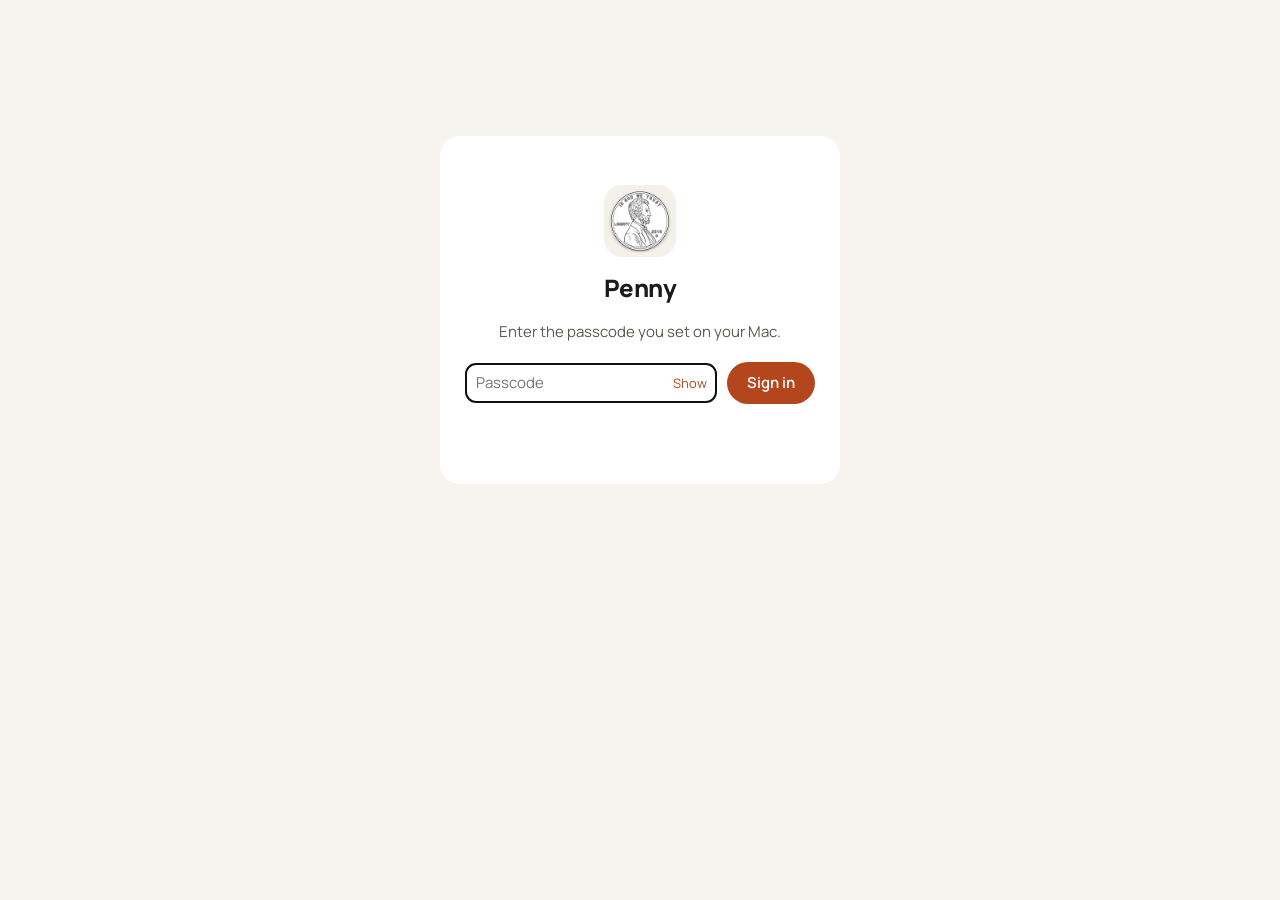
<file: static/login.html>
<!doctype html>
<html lang="en">
<head>
  <meta charset="utf-8">
  <meta name="viewport" content="width=device-width, initial-scale=1, viewport-fit=cover">
  <title>Penny</title>
  <link rel="stylesheet" href="/static/style.css">
  <link rel="manifest" href="/manifest.webmanifest">
  <link rel="apple-touch-icon" href="/static/icons/apple-touch-icon.png">
  <meta name="apple-mobile-web-app-capable" content="yes">
  <meta name="apple-mobile-web-app-title" content="Penny">
</head>
<body>
  <main>
    <div class="card welcome login">
      <img src="/static/icons/apple-touch-icon.png" alt="" width="72" height="72" class="login-icon">
      <h1>Penny</h1>
      <p>Enter the passcode you set on your Mac.</p>
      <form id="login-form" class="row">
        <span class="pass-field">
          <input id="passcode" type="password" autocomplete="current-password" placeholder="Passcode" required autofocus>
          <button class="link-btn" type="button" data-show-pass="passcode" aria-pressed="false">Show</button>
        </span>
        <button class="btn" type="submit">Sign in</button>
      </form>
      <p id="login-msg" class="msg"></p>
    </div>
  </main>
  <script src="/static/login.js"></script>
</body>
</html>
</file>
<file: static/style.css>
/* Manrope (SIL Open Font License, see vendor/manrope-LICENSE.txt), bundled so nothing loads from the internet */
@font-face {
  font-family: "Manrope"; font-style: normal; font-display: swap; font-weight: 200 800;
  src: url("/static/vendor/manrope.woff2") format("woff2");
}

/* Warm paper: off-white page, white cards, near-black ink, one clay accent.
   Text colors are checked for 4.5:1 contrast on both the page and the cards. */
:root {
  color-scheme: light;
  --page: #f6f4ef;
  --surface: #ffffff;
  --surface-2: #ebe7de;  /* pill tracks, date chips */
  --text: #1c1b19;
  --text-2: #5c5950;
  --muted: #6b6860;
  --grid: #ebe7de;
  --axis: #d9d4c8;
  --border: rgba(28, 27, 25, 0.08);
  --accent: #b4461e;
  --accent-soft: #f8e4da;
  --on-accent: #ffffff;
  --good: #2f7d4f;
  --critical: #c23b32;
  --warning-bg: #fff3d6;
  --warning-ink: #7a5200;
  --feature: #1c1b19;  /* the one dark card that asks for attention */
  --feature-ink: #f6f4ef;
  --feature-muted: #bdb8ad;
  --radius: 20px;
  --chevron: url("data:image/svg+xml,%3Csvg xmlns='http://www.w3.org/2000/svg' viewBox='0 0 12 8'%3E%3Cpath d='M1.5 1.5 6 6l4.5-4.5' fill='none' stroke='%235c5950' stroke-width='1.8' stroke-linecap='round' stroke-linejoin='round'/%3E%3C/svg%3E");  /* dropdown arrow, in --text-2 */
  /* Category colors (colorblind-checked order; see CATEGORY_SLOTS in app.js) */
  --series-1: #2a78d6; --series-2: #eb6834; --series-3: #1baf7a; --series-4: #eda100;
  --series-5: #e87ba4; --series-6: #008300; --series-7: #6250d6; --series-8: #e34948;
  --series-9: #5aa8e8; --series-10: #8c8a00; --series-11: #0f8fa8; --series-12: #b8862b;
  --series-13: #c35bd0; --series-14: #4d7a2a; --series-15: #3d55b8; --series-16: #9e3d55;
  --series-17: #6f38b8; --series-18: #b5472a; --series-19: #a33d8f; --series-20: #6f8f1f;
  --series-other: #a3a29b;
  --income: var(--series-3);
  --spending: var(--series-1);
  font-family: "Manrope", system-ui, -apple-system, "Segoe UI", sans-serif;
}
@media (prefers-color-scheme: dark) {
  :root:not([data-theme="light"]) {
    color-scheme: dark;
    --page: #12110f;
    --surface: #1d1c19;
    --surface-2: #262420;
    --text: #f3f0e8;
    --text-2: #c9c4b8;
    --muted: #9a958a;
    --grid: #2c2a26;
    --axis: #3a3833;
    --border: rgba(255, 255, 255, 0.08);
    --accent: #ef8c64;
    --accent-soft: #4a2a1c;
    --on-accent: #1c1b19;
    --good: #4cb37a;
    --critical: #ef7a6e;
    --warning-bg: #3a2c08;
    --warning-ink: #fab219;
    --feature: #2a2824;
    --feature-ink: #f3f0e8;
    --feature-muted: #bdb8ad;
    --chevron: url("data:image/svg+xml,%3Csvg xmlns='http://www.w3.org/2000/svg' viewBox='0 0 12 8'%3E%3Cpath d='M1.5 1.5 6 6l4.5-4.5' fill='none' stroke='%23c9c4b8' stroke-width='1.8' stroke-linecap='round' stroke-linejoin='round'/%3E%3C/svg%3E");
    --series-1: #3987e5; --series-2: #d95926; --series-3: #199e70; --series-4: #c98500;
    --series-5: #d55181; --series-6: #008300; --series-7: #9085e9; --series-8: #e66767;
    --series-9: #4a9ae0; --series-10: #9a9800; --series-11: #1a9fb8; --series-12: #b8862b;
    --series-13: #b866c4; --series-14: #5f8f36; --series-15: #6a7fe0; --series-16: #c25a72;
    --series-17: #8a58d0; --series-18: #c9583a; --series-19: #c05aac; --series-20: #7f9f2f;
    --series-other: #6b6a65;
  }
}
:root[data-theme="dark"] {
  color-scheme: dark;
  --page: #12110f;
  --surface: #1d1c19;
  --surface-2: #262420;
  --text: #f3f0e8;
  --text-2: #c9c4b8;
  --muted: #9a958a;
  --grid: #2c2a26;
  --axis: #3a3833;
  --border: rgba(255, 255, 255, 0.08);
  --accent: #ef8c64;
  --accent-soft: #4a2a1c;
  --on-accent: #1c1b19;
  --good: #4cb37a;
  --critical: #ef7a6e;
  --warning-bg: #3a2c08;
  --warning-ink: #fab219;
  --feature: #2a2824;
  --feature-ink: #f3f0e8;
  --feature-muted: #bdb8ad;
  --chevron: url("data:image/svg+xml,%3Csvg xmlns='http://www.w3.org/2000/svg' viewBox='0 0 12 8'%3E%3Cpath d='M1.5 1.5 6 6l4.5-4.5' fill='none' stroke='%23c9c4b8' stroke-width='1.8' stroke-linecap='round' stroke-linejoin='round'/%3E%3C/svg%3E");
  --series-1: #3987e5; --series-2: #d95926; --series-3: #199e70; --series-4: #c98500;
  --series-5: #d55181; --series-6: #008300; --series-7: #9085e9; --series-8: #e66767;
  --series-9: #4a9ae0; --series-10: #9a9800; --series-11: #1a9fb8; --series-12: #b8862b;
  --series-13: #b866c4; --series-14: #5f8f36; --series-15: #6a7fe0; --series-16: #c25a72;
  --series-17: #8a58d0; --series-18: #c9583a; --series-19: #c05aac; --series-20: #7f9f2f;
  --series-other: #6b6a65;
}

* { box-sizing: border-box; }
body { margin: 0; background: var(--page); color: var(--text); font-size: 15px; line-height: 1.45; }
h1, h2 { margin: 0; font-weight: 700; letter-spacing: -0.01em; }
h1 { font-size: 24px; font-weight: 800; letter-spacing: -0.02em; }
h2 { font-size: 18px; }
a { color: var(--accent); }
.muted { color: var(--muted); font-size: 13px; }
[hidden] { display: none !important; }
/* Links that jump to a spot on the page stop below the sticky top bar, not under it. */
[id] { scroll-margin-top: 88px; }

/* Top bar */
.topbar {
  position: sticky; top: 0; z-index: 5;
  display: flex; align-items: center; gap: 24px;
  padding: 14px 32px; background: var(--page); border-bottom: 1px solid var(--border);
}
.brand { display: flex; align-items: center; gap: 10px; font-weight: 800; font-size: 18px; letter-spacing: -0.02em; }
.brand-mark {
  width: 32px; height: 32px; border-radius: 50%; display: grid; place-items: center;
  background: var(--accent); color: var(--on-accent); font-size: 16px; font-weight: 800;
}
nav { display: flex; gap: 2px; overflow-x: auto; background: var(--surface-2); padding: 4px; border-radius: 999px; scrollbar-width: none; }
nav a {
  padding: 7px 14px; border-radius: 999px; text-decoration: none;
  color: var(--text-2); white-space: nowrap; font-weight: 600; font-size: 14px;
}
nav a:hover { color: var(--text); }
nav a.active { background: var(--surface); color: var(--text); box-shadow: 0 1px 2px rgba(0, 0, 0, 0.06); }
.sync { margin-left: auto; display: flex; align-items: center; gap: 10px; white-space: nowrap; }

main { max-width: 1160px; margin: 0 auto; padding: 28px 32px 48px; display: grid; grid-template-columns: minmax(0, 1fr); gap: 20px; }
.view { display: grid; grid-template-columns: minmax(0, 1fr); gap: 20px; min-width: 0; }

.card {
  background: var(--surface); border: 1px solid transparent;
  border-radius: var(--radius); padding: 24px 26px;
}
.card-head { display: flex; align-items: baseline; justify-content: space-between; gap: 12px; margin-bottom: 14px; flex-wrap: wrap; }
.grid-2 { display: grid; grid-template-columns: minmax(0, 1fr) minmax(0, 1fr); gap: 20px; }
.grid-2:has(> [hidden]) { grid-template-columns: minmax(0, 1fr); }  /* one card left: full width */
.grid-2.fit { align-items: start; }  /* each card only as tall as its own content */

/* Stat tiles */
.tiles { display: grid; grid-template-columns: repeat(3, 1fr); gap: 16px; }
.tile { background: var(--surface); border-radius: var(--radius); padding: 20px 22px; }
.tile .label { color: var(--muted); font-size: 13px; font-weight: 600; }
.tile .value { font-size: 28px; font-weight: 800; letter-spacing: -0.02em; margin-top: 6px; }
.tile .sub { color: var(--muted); font-size: 13px; font-weight: 600; margin-top: 4px; }
.delta-up { color: var(--critical); }
.delta-down { color: var(--good); }

.chart-box { position: relative; height: 260px; }

/* Period picker */
.period-bar { display: flex; align-items: flex-end; justify-content: space-between; gap: 20px; flex-wrap: wrap; padding: 12px 0 4px; }
.period-bar h1 {
  font-size: 13px; font-weight: 700; letter-spacing: 0.06em; text-transform: uppercase; color: var(--muted);
}
/* "You kept $2,237 of the $6,420 you made." */
.hero { margin: 10px 0 0; font-size: 44px; line-height: 1.12; font-weight: 800; letter-spacing: -0.03em; max-width: 16em; }
.hero .good { color: var(--good); }
.hero .bad { color: var(--critical); }
/* ‹ November ▾ 2026 ▾ ›, as one pill */
.period-controls {
  display: inline-flex; align-items: center; gap: 2px; padding: 4px;
  background: var(--surface); border-radius: 999px; box-shadow: 0 1px 2px rgba(0, 0, 0, 0.06);
}
.period-controls select {
  appearance: none; -webkit-appearance: none; cursor: pointer;
  border: 0; border-radius: 999px; padding: 8px 32px 8px 14px; min-height: 40px;
  font-size: 15px; font-weight: 700; color: var(--text);
  background: var(--chevron) no-repeat right 13px center / 11px 8px; background-color: transparent;
}
.period-controls select:hover { background-color: var(--surface-2); }
.period-controls select:focus-visible { outline: 2px solid var(--accent); outline-offset: 0; }
.period-controls .btn.small {
  width: 40px; height: 40px; padding: 0 0 2px; font-size: 20px; font-weight: 500; line-height: 1;
  border: 0; border-radius: 50%; background: transparent; color: var(--text-2);
}
.period-controls .btn.small:hover { background: var(--surface-2); color: var(--text); }
.tiles.four { grid-template-columns: repeat(4, minmax(0, 1fr)); }
.legend { display: flex; gap: 16px; font-size: 13px; color: var(--text-2); }
.legend span { display: flex; align-items: center; gap: 6px; }
.swatch { width: 12px; height: 12px; border-radius: 3px; display: inline-block; }
.flow-tools { display: flex; align-items: center; gap: 16px; flex-wrap: wrap; }
.segmented { display: inline-flex; gap: 2px; background: var(--surface-2); padding: 3px; border-radius: 999px; }
.segmented button {
  font: inherit; font-size: 13px; font-weight: 600; padding: 4px 12px; border: 0; cursor: pointer;
  background: transparent; color: var(--text-2); border-radius: 999px;
}
.segmented button[aria-pressed="true"] { background: var(--surface); color: var(--text); box-shadow: 0 1px 2px rgba(0, 0, 0, 0.08); }
.swatch.income { background: var(--income); }
.swatch.spending { background: var(--spending); }
.positive-text { color: var(--good); }
.negative-text { color: var(--critical); }

/* Category bars */
.bars { display: grid; gap: 12px; }
.bar-row { display: grid; grid-template-columns: 1fr auto; gap: 4px 12px; cursor: pointer; }
.bar-row:hover .bar-label { text-decoration: underline; }
.bar-label { color: var(--text); }
.bar-value { color: var(--text-2); font-variant-numeric: tabular-nums; }
.bar-track { grid-column: 1 / -1; height: 8px; }
.bar-fill { height: 100%; background: var(--accent); border-radius: 0 4px 4px 0; min-width: 2px; }
.dot { display: inline-block; width: 10px; height: 10px; border-radius: 50%; margin-right: 7px; flex: none; }

/* Category donut */
.breakdown { display: grid; grid-template-columns: 260px minmax(0, 1fr); gap: 32px; align-items: center; }
.donut-box { position: relative; height: 260px; }
.donut-center {
  position: absolute; inset: 0; display: grid; place-content: center; text-align: center;
  pointer-events: none;
}
.donut-total { font-size: 24px; font-weight: 800; letter-spacing: -0.02em; }
.tx td.cat .dot { vertical-align: middle; }
.tx-edited { font-size: 12px; margin-top: 2px; }
.tx-edited .link-btn { font-size: 12px; padding: 0 2px; }

/* Lists */
/* minmax(0, ...) lets rows shrink to the card, so a long one-line bank
   description is cut off with "…" instead of pushing controls past the edge. */
.list { display: grid; grid-template-columns: minmax(0, 1fr); }
.item {
  display: flex; align-items: center; gap: 12px;
  padding: 12px 0; border-top: 1px solid var(--border);
}
.item:first-child { border-top: 0; }
.item .main { flex: 1; min-width: 0; }
.item .title { font-weight: 600; overflow: hidden; text-overflow: ellipsis; white-space: nowrap; }
.item .meta { color: var(--muted); font-size: 13px; }
.item .amount { font-variant-numeric: tabular-nums; font-weight: 500; text-align: right; }
.item .amount .meta { font-weight: 400; }
.avatar {
  width: 34px; height: 34px; border-radius: 50%; flex: none;
  display: grid; place-items: center; font-weight: 600; font-size: 14px;
  background: var(--surface-2); color: var(--text);
}
.avatar { overflow: hidden; }
.avatar img { width: 100%; height: 100%; object-fit: cover; display: block; }
.avatar.small { width: 26px; height: 26px; font-size: 12px; }
.avatar-btn {
  padding: 0; border: 0; background: none; cursor: pointer; border-radius: 50%; flex: none;
}
.avatar-btn .avatar { width: 44px; height: 44px; font-size: 17px; }
.avatar-btn:hover .avatar, .avatar-btn:focus-visible .avatar { outline: 2px solid var(--accent); outline-offset: 2px; }
.rule-tag {
  display: inline-block; font-size: 11px; font-weight: 600; padding: 1px 7px; margin-left: 8px;
  border-radius: 999px; background: var(--accent-soft); color: var(--text); vertical-align: 1px;
}
.merchants { margin-top: 12px; }
/* Rules page */
#rules-groups { display: grid; grid-template-columns: minmax(0, 1fr); gap: 20px; }
.rule-row .title { white-space: normal; }
.rule-row .example { font-size: 12px; overflow: hidden; text-overflow: ellipsis; white-space: nowrap; }
.rule-cat { display: inline-flex; align-items: center; margin-left: 8px; font-size: 13px; font-weight: 500; color: var(--text-2); }
.rules-check { border: 1px solid var(--warning-ink); }
/* Payment-app money to sort, and splitting a transaction */
.reimb-hints { font-size: 12px; }
.reimb-controls { display: flex; align-items: center; gap: 6px; }
.reimb-controls select { width: 210px; }
.split-cat { margin-left: 0; }
#split-dialog { width: min(520px, calc(100vw - 32px)); }
.split-parts { display: grid; gap: 8px; margin-top: 12px; }
.split-part { flex-wrap: nowrap; gap: 8px; }
.split-part input { width: 120px; flex: none; }
.split-part select { flex: 1; min-width: 0; width: auto; }
.split-tools { justify-content: space-between; margin-top: 8px; }
.danger-text { color: var(--critical); margin-right: auto; }
@media (max-width: 760px) {
  .reimb-row { flex-wrap: wrap; }
  .reimb-row .main { flex-basis: calc(100% - 140px); }
  .reimb-controls { width: 100%; padding-left: 46px; }
  .reimb-controls select { flex: 1; width: auto; min-width: 0; }
}
.merchant-row { align-items: center; }
.merchant-row .example { font-size: 12px; overflow: hidden; text-overflow: ellipsis; white-space: nowrap; }
.m-controls { display: grid; justify-items: end; gap: 2px; }
.m-category { display: flex; align-items: center; }
.m-category select { width: 220px; }
.m-photo { display: flex; gap: 4px; }
.sub-controls { display: grid; justify-items: end; gap: 2px; }
.sub-controls select { width: 180px; font-size: 13px; padding: 4px 6px; }
.sub-buttons { display: flex; gap: 4px; }
.list > [data-account-row]:not(:first-child) > .item { border-top: 1px solid var(--border); }
.rename-form input { flex: 1; min-width: 180px; }
.rename-form .msg { width: 100%; margin: 0; }

/* A merchant's descriptions, opened from its row */
.m-descriptions { margin: 0 0 12px 56px; padding: 4px 0 0; }
.m-descriptions .desc-row {
  display: grid; grid-template-columns: minmax(0, 1fr) auto; gap: 4px 16px; align-items: center;
  padding: 10px 0; border-top: 1px solid var(--border);
}
.m-descriptions .desc-text { font-size: 13px; overflow-wrap: anywhere; }
.m-descriptions .desc-row .meta { color: var(--muted); font-size: 12px; }
.m-descriptions select { width: 220px; font-size: 13px; padding: 4px 6px; }
.m-descriptions form { margin-top: 10px; }
.m-descriptions form input { flex: 1; min-width: 180px; }
.rule-pattern { font-family: ui-monospace, SFMono-Regular, Menlo, monospace; font-size: 12px; }
.tx-merchant { display: flex; align-items: center; gap: 10px; min-width: 0; }
.tx-name { min-width: 0; overflow: hidden; text-overflow: ellipsis; }
.tx td.tx-more { width: 44px; padding: 4px 0 4px 4px; text-align: right; }
/* The ⋯ options button and the menu it opens */
.icon-btn {
  width: 36px; height: 36px; display: inline-grid; place-items: center; border: 0; border-radius: 50%;
  background: transparent; color: var(--text-2); cursor: pointer; fill: currentColor;
}
.icon-btn:hover, .icon-btn[aria-expanded="true"] { background: var(--surface-2); color: var(--text); }
.icon-btn:focus-visible { outline: 2px solid var(--accent); outline-offset: 1px; }
.more { display: inline-flex; flex: none; }
.menu {
  position: fixed; z-index: 30; min-width: 210px; max-width: calc(100vw - 16px); padding: 6px;
  background: var(--surface); border: 1px solid var(--border); border-radius: 14px;
  box-shadow: 0 8px 28px rgba(0, 0, 0, 0.16);
}
.menu button {
  display: block; width: 100%; text-align: left; font: inherit; font-size: 14px; font-weight: 500;
  padding: 9px 12px; border: 0; border-radius: 9px; background: transparent; color: var(--text);
  cursor: pointer; white-space: nowrap; overflow: hidden; text-overflow: ellipsis;
}
.menu button:hover, .menu button:focus-visible { background: var(--surface-2); outline: 0; }
.menu button.danger-link { color: var(--critical); }
.m-controls { display: flex; align-items: center; gap: 4px; }
.sub-controls { display: flex; align-items: center; gap: 4px; }
.tx-name .rename-form input { flex: 1; min-width: 140px; }
.badge {
  display: inline-block; font-size: 12px; padding: 1px 8px; border-radius: 999px;
  background: var(--warning-bg); color: var(--warning-ink); margin-left: 6px; font-weight: 500;
}
.empty { color: var(--muted); padding: 8px 0; }
.link-btn { background: none; border: 0; color: var(--accent); cursor: pointer; font: inherit; font-size: 13px; padding: 4px; }

/* Forms & buttons */
.row { display: flex; gap: 10px; flex-wrap: wrap; align-items: center; }
input, select {
  font: inherit; color: var(--text); background: var(--surface);
  border: 1px solid var(--axis); border-radius: 10px; padding: 8px 10px;
}
#setup-token { flex: 1; min-width: 240px; }
.btn {
  font: inherit; font-weight: 600; cursor: pointer; text-decoration: none;
  background: var(--accent); color: var(--on-accent); border: 0; border-radius: 999px; padding: 10px 20px;
}
.btn.small { padding: 6px 14px; font-size: 13px; }
.btn.secondary { background: transparent; color: var(--text); border: 1px solid var(--axis); }
.btn.danger { background: transparent; color: var(--critical); border: 1px solid var(--critical); }
.btn:disabled { opacity: 0.6; cursor: wait; }
.msg { min-height: 1.4em; margin: 10px 0 0; color: var(--text-2); }
.msg.error { color: var(--critical); }
.steps { color: var(--text-2); padding-left: 20px; }
.steps li { margin: 6px 0; }
.welcome { text-align: center; padding: 48px 24px; }
.welcome p { color: var(--text-2); }
.welcome .row { justify-content: center; margin-top: 20px; }

/* CSV import */
h3 { font-size: 14px; font-weight: 600; margin: 20px 0 10px; }
.import-grid, .map-grid { display: grid; grid-template-columns: repeat(auto-fit, minmax(200px, 1fr)); gap: 12px; margin-top: 12px; }
.import-grid label, .map-grid label { display: grid; gap: 4px; font-size: 13px; color: var(--text-2); min-width: 0; }
/* Options quote sample values, which can be long bank descriptions; keep the selects inside the card. */
.import-grid select, .map-grid select { width: 100%; min-width: 0; text-overflow: ellipsis; }
.import-grid input[type="file"] { padding: 6px; }
.check { display: flex; gap: 8px; align-items: center; margin-top: 14px; font-size: 14px; color: var(--text); }
#imp-history { margin-top: 8px; }
.statements { display: grid; gap: 6px; margin-top: 16px; }
.statement { display: flex; gap: 8px; align-items: baseline; font-size: 14px; }
.statement .icon { flex: none; width: 18px; font-weight: 700; }
.statement.ok .icon { color: var(--good); }
.statement.warn .icon, .statement.error .icon { color: var(--critical); }
.statement .meta { color: var(--muted); font-size: 13px; }

/* Categories */
#new-category { flex: 1; min-width: 200px; }
.cat-list { display: grid; }
.cat-row {
  display: grid; grid-template-columns: minmax(0, 1fr) auto 124px; align-items: center; gap: 12px;
  padding: 10px 0; border-top: 1px solid var(--border);
}
.cat-row:first-child { border-top: 0; }
.cat-name { display: flex; align-items: center; min-width: 0; }
.cat-row .locked, .cat-actions { justify-self: end; }
.cat-actions { display: flex; gap: 6px; }
.cat-rename { display: flex; flex-wrap: wrap; gap: 8px; align-items: center; padding: 10px 0; border-top: 1px solid var(--border); }
.cat-rename input { flex: 1; min-width: 160px; }
.cat-list > .cat-rename:first-child { border-top: 0; }
.danger-link { color: var(--critical); }
dialog {
  border: 1px solid var(--border); border-radius: var(--radius); padding: 24px;
  background: var(--surface); color: var(--text); width: min(420px, calc(100vw - 32px));
}
dialog::backdrop { background: rgba(0, 0, 0, 0.4); }
dialog p { color: var(--text-2); }
dialog select { width: 100%; }
.dialog-actions { justify-content: flex-end; margin-top: 20px; }
#combine-dialog { width: min(480px, calc(100vw - 32px)); }
.form-grid { display: grid; grid-template-columns: minmax(0, 1fr) minmax(0, 1fr); gap: 12px; }
.form-grid label { display: grid; gap: 4px; font-size: 13px; color: var(--text-2); min-width: 0; }
.form-grid .wide { grid-column: 1 / -1; }
.form-grid input, .form-grid select { width: 100%; min-width: 0; }
#manual-dialog { width: min(480px, calc(100vw - 32px)); }
@media (max-width: 480px) { .form-grid { grid-template-columns: minmax(0, 1fr); } }
.rule-choice { display: flex; align-items: center; gap: 10px; padding: 6px 0; cursor: pointer; }
.rule-choice input { width: auto; }
#rule-pattern { width: 100%; margin-top: 4px; }
#combine-search { width: 100%; }
.combine-options { max-height: 320px; overflow-y: auto; margin-top: 8px; border-top: 1px solid var(--border); }
.combine-options label { display: flex; align-items: center; gap: 10px; padding: 8px 0; border-bottom: 1px solid var(--border); cursor: pointer; }
.combine-options label .meta { color: var(--muted); font-size: 12px; margin-left: auto; white-space: nowrap; }
.combined { font-size: 12px; }
.combined .link-btn { font-size: 12px; padding: 0 2px; }

/* Transactions */
.filters { display: flex; gap: 10px; flex-wrap: wrap; }
.filters input { flex: 1; min-width: 160px; }
.hint { margin: 10px 0; }
.table-wrap { overflow-x: auto; position: relative; }  /* holds the hidden column labels inside the scroll box */
table.tx { width: 100%; border-collapse: collapse; }
.tx th { text-align: left; font-size: 13px; font-weight: 500; color: var(--muted); padding: 8px; border-bottom: 1px solid var(--axis); }
.tx td { padding: 8px; border-bottom: 1px solid var(--border); white-space: nowrap; }
/* The full bank description wraps, so every word of it can be read. */
.tx td.desc { min-width: 260px; max-width: 460px; white-space: normal; }
.tx td.desc .meta { color: var(--muted); font-size: 12px; overflow-wrap: anywhere; margin-top: 2px; }
.tx td.desc .tx-merchant { align-items: flex-start; }
.tx select { padding: 4px 6px; font-size: 13px; }
.num { text-align: right; font-variant-numeric: tabular-nums; }
.positive { color: var(--good); }
.pending { color: var(--muted); font-size: 12px; margin-left: 4px; }

@media (max-width: 1000px) {
  .tiles.four { grid-template-columns: repeat(2, minmax(0, 1fr)); }
}

@media (max-width: 760px) {
  .topbar { flex-wrap: wrap; gap: 8px; padding: 10px 16px; }
  [id] { scroll-margin-top: 124px; }  /* the bar is two rows tall here */
  nav { order: 3; width: 100%; }
  main { padding: 16px; gap: 16px; }
  .hero { font-size: 32px; }
  .card { padding: 20px; }
  .tiles, .tiles.four { grid-template-columns: minmax(0, 1fr) minmax(0, 1fr); gap: 12px; }
  .period-controls { display: flex; width: 100%; }
  .period-controls #period-month { flex: 1; min-width: 0; }  /* the year stays its own size */
  .grid-2 { grid-template-columns: minmax(0, 1fr); }
  .breakdown { grid-template-columns: minmax(0, 1fr); gap: 20px; }
  .donut-box { height: 240px; }
  .tile .value { font-size: 24px; }
  .tx th:nth-child(4), .tx td:nth-child(4) { display: none; }
  .merchant-row { flex-wrap: wrap; }
  .merchant-row .main { flex-basis: calc(100% - 60px); }
  .m-controls { width: 100%; justify-items: start; padding-left: 56px; }
  .m-category select { width: 100%; }
  .m-descriptions { margin-left: 0; }
  .m-descriptions .desc-row { grid-template-columns: minmax(0, 1fr); }
  .m-descriptions select { width: 100%; }
  .m-category { width: 100%; }
  /* Subscriptions: the category menu and buttons get their own line under the name. */
  .item:has(.sub-controls) { flex-wrap: wrap; }
  .item:has(.sub-controls) .main { flex-basis: calc(100% - 150px); }
  .sub-controls { width: 100%; display: flex; flex-wrap: wrap; align-items: center; gap: 4px 12px; padding-left: 46px; }
  .sub-controls select { flex: 1; min-width: 0; width: auto; }
  /* Names wrap onto a second line instead of being cut off. */
  .item .title { white-space: normal; overflow-wrap: anywhere; }
}

.item.clickable { cursor: pointer; }
.item.clickable:hover .title { text-decoration: underline; }

/* Your data */
#data-card h3 { margin-top: 24px; }
#backup-details { margin-top: 12px; }
#backup-details summary { cursor: pointer; color: var(--accent); font-size: 14px; }

/* Getting started: the dashboard checklist, page tips, and the update notice */
.sr-only { position: absolute; width: 1px; height: 1px; overflow: hidden; clip: rect(0 0 0 0); white-space: nowrap; }
.guide .card-head .row { gap: 12px; }
.guide-steps { list-style: none; margin: 4px 0 0; padding: 0; }
.guide-steps li {
  display: grid; grid-template-columns: 28px minmax(0, 1fr) auto; gap: 12px; align-items: center;
  padding: 12px 0; border-top: 1px solid var(--border);
}
.guide-steps li:first-child { border-top: 0; }
.guide-steps .title { font-weight: 500; }
.guide-steps .meta { color: var(--muted); font-size: 13px; }
.guide-mark {
  width: 28px; height: 28px; border-radius: 50%; display: grid; place-items: center;
  font-size: 13px; font-weight: 600; border: 1px solid var(--axis); color: var(--text-2);
}
.guide-steps li.done .guide-mark { background: var(--accent-soft); border-color: transparent; color: var(--text); }
.guide-steps li.done .title { color: var(--text-2); }
.tip {
  display: flex; gap: 12px; align-items: flex-start;
  background: var(--accent-soft); border-radius: var(--radius); padding: 12px 16px;
}
.tip p { margin: 0; flex: 1; color: var(--text); font-size: 14px; }
.tip-label { font-weight: 600; font-size: 13px; color: var(--text); white-space: nowrap; padding-top: 1px; }
.tip .link-btn { white-space: nowrap; padding: 0 4px; }
.notice { display: flex; gap: 16px; align-items: center; justify-content: space-between; flex-wrap: wrap; border-color: var(--accent); }

/* Dashboard: bills as calendar dates, and the dark card for purchases to check */
.date-chip {
  width: 48px; flex: none; text-align: center; background: var(--page); border-radius: 12px; padding: 5px 0;
  line-height: 1.15;
}
.date-chip .mon { font-size: 11px; font-weight: 700; color: var(--muted); letter-spacing: 0.04em; }
.date-chip .day { font-size: 18px; font-weight: 800; }
.feature-card { background: var(--feature); color: var(--feature-ink); display: flex; flex-direction: column; gap: 4px; }
.feature-card h2 { color: var(--feature-ink); }
.feature-card .item { border-top-color: rgba(255, 255, 255, 0.10); }
.feature-card .item .meta, .feature-card .muted { color: var(--feature-muted); }
.feature-card .avatar { background: rgba(255, 255, 255, 0.12); color: var(--feature-ink); }
.feature-card .btn { align-self: flex-start; margin-top: 12px; }
.update-notes { white-space: pre-line; margin-top: 4px; }
#connect details { margin: 12px 0; }
#connect summary { cursor: pointer; color: var(--accent); font-size: 14px; }
.walkthrough li { margin: 12px 0; }
.walkthrough li div { margin-top: 6px; }
.faq ul { color: var(--text-2); padding-left: 20px; font-size: 14px; }
.faq li { margin: 6px 0; }

@media (max-width: 760px) {
  .guide-steps li { grid-template-columns: 28px minmax(0, 1fr); }
  .guide-steps li > .btn { grid-column: 2; justify-self: start; }
}

/* Review */
.nav-count {
  display: inline-block; min-width: 18px; padding: 0 6px; margin-left: 4px; border-radius: 999px;
  background: var(--accent); color: var(--on-accent); font-size: 11px; font-weight: 700; line-height: 18px; text-align: center;
}
.review-row .main { min-width: 0; }
.review-row .example { font-size: 12px; overflow: hidden; text-overflow: ellipsis; white-space: nowrap; }
.review-row .amount { min-width: 84px; }
.review-controls { display: grid; justify-items: end; gap: 2px; }
.review-controls select { width: 190px; }
.review-after { font-size: 12px; }
.review-after .link-btn { font-size: 12px; padding: 0 2px; }
.review-ok { width: 40px; font-size: 16px; padding: 4px 0; }
.review-done { width: 96px; font-size: 12px; }
.review-row.checked .title { color: var(--text-2); }

@media (max-width: 760px) {
  .review-row { flex-wrap: wrap; }
  .review-row .main { flex-basis: calc(100% - 150px); }
  .review-controls { width: 100%; justify-items: start; padding-left: 46px; }
  .review-controls select { width: 100%; }
  .review-controls .m-category { width: 100%; }
}

/* Using Penny on an iPhone */
.share-ready { display: flex; gap: 20px; align-items: flex-start; flex-wrap: wrap; }
.share-qr { background: #fff; border-radius: 8px; padding: 6px; line-height: 0; }
.share-qr svg { width: 170px; height: 170px; }
#share-card .steps .row { margin-top: 8px; }
.login { max-width: 420px; margin: 12vh auto 0; }
.login-icon { border-radius: 16px; }
.login form { justify-content: center; margin-top: 16px; }
.login input { flex: 1; min-width: 160px; }

/* Home Screen app on iPhone: keep clear of the notch and the home bar. */
@supports (padding: env(safe-area-inset-top)) {
  .topbar { padding-top: max(12px, env(safe-area-inset-top)); }
  main { padding-bottom: max(16px, env(safe-area-inset-bottom)); }
}
/* A passcode box with Show/Hide inside its right edge */
.pass-field { position: relative; display: inline-flex; flex: 1; min-width: 200px; }
.pass-field input { flex: 1; min-width: 0; padding-right: 56px; }
.pass-field .link-btn { position: absolute; right: 6px; top: 50%; transform: translateY(-50%); }

/* First screen and help */
.welcome .login-icon { border-radius: 18px; margin-bottom: 8px; }
.start-options .card { display: flex; flex-direction: column; gap: 10px; align-items: flex-start; }
.start-options h2 { margin: 0; }
.start-options p { margin: 0; }
.help-link { font-size: 14px; color: var(--accent); text-decoration: none; }
.help-link:hover { text-decoration: underline; }
.faq-card details { border-top: 1px solid var(--border); padding: 10px 0; }
.faq-card summary { cursor: pointer; font-weight: 500; color: var(--text); }
.faq-card details p { margin: 8px 0 0; color: var(--text-2); font-size: 14px; }
.credit-row { border-top: 1px dashed var(--border); padding-top: 8px; }
.credit-row .bar-label, .credit-row .bar-value { color: var(--text-2); }

/* ‹ 2026 › beside the net worth chart's All / Year / Month */
.nw-step { display: inline-flex; align-items: center; gap: 4px; font-size: 14px; font-weight: 700; color: var(--text); }
.nw-step[hidden] { display: none; }
.nw-step span { min-width: 7.5em; text-align: center; }
.nw-step .btn.small { width: 32px; height: 32px; padding: 0 0 2px; font-size: 18px; line-height: 1; border-radius: 50%; }
.nw-step .btn.small:disabled { opacity: 0.35; cursor: default; }
#nw-change { display: block; font-size: 13px; font-weight: 600; margin-top: 4px; }

/* Budget */
.budget-row {
  display: grid; grid-template-columns: minmax(0, 1fr) auto auto; align-items: center; gap: 6px 14px;
  padding: 14px 0; border-top: 1px solid var(--border);
}
.budget-row:first-child { border-top: 0; }
.budget-name { justify-self: start; color: var(--text); font-weight: 600; font-size: 15px; padding: 0; text-align: left;
  display: inline-flex; align-items: center; min-width: 0; }
.budget-name:hover { text-decoration: underline; }
.budget-figures { font-variant-numeric: tabular-nums; white-space: nowrap; }
.budget-track { grid-column: 1 / -1; position: relative; height: 10px; border-radius: 5px; background: var(--surface-2); overflow: hidden; }
.budget-fill { height: 100%; border-radius: 5px; min-width: 2px; }
.budget-pace { position: absolute; top: -2px; bottom: -2px; width: 2px; background: var(--text); opacity: 0.55; }
.budget-meta { grid-column: 1 / -1; font-size: 13px; }
.budget-ahead { color: var(--warning-ink); font-weight: 600; }
.budget-quick { margin: 10px 0 4px; }
.chip {
  border: 1px solid var(--axis); background: transparent; color: var(--text); border-radius: 999px;
  padding: 4px 12px; font: inherit; font-size: 13px; cursor: pointer;
}
.chip:hover { background: var(--surface-2); }
#budget-dialog { width: min(440px, calc(100vw - 32px)); }
#budget-dialog .spacer { flex: 1; }
@media (max-width: 480px) {
  .budget-row { grid-template-columns: minmax(0, 1fr) auto; }
  .budget-figures { grid-column: 1; grid-row: 2; }
  .budget-row .btn { grid-row: 1 / span 2; grid-column: 2; }
}
</file>
